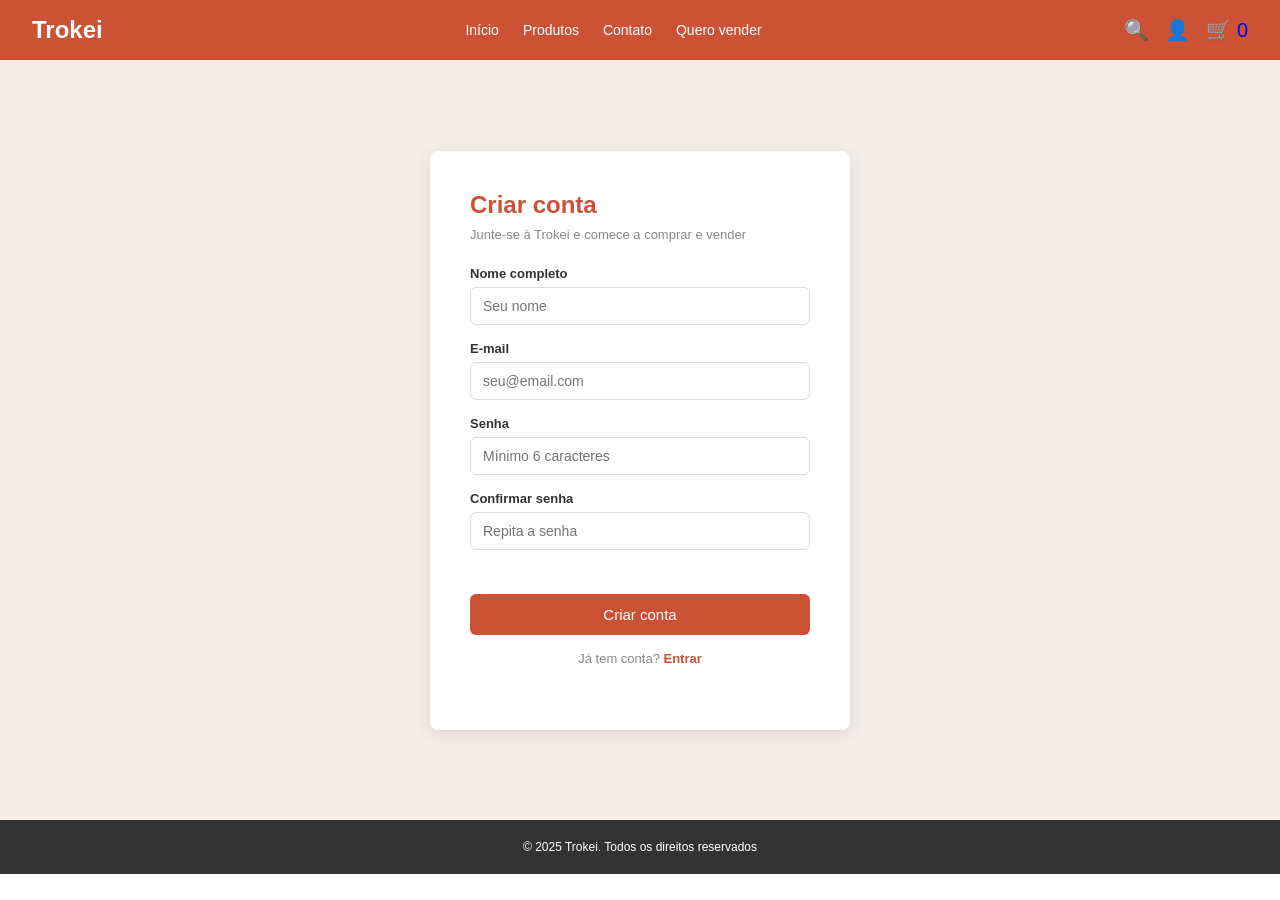
<file: cadastro.html>
<!DOCTYPE html>
<html lang="pt-br">
<head>
    <meta charset="UTF-8">
    <meta name="viewport" content="width=device-width, initial-scale=1.0">
    <link rel="stylesheet" href="style.css">
    <title>Trokei - Cadastro</title>
</head>
<body>

    <header>
        <nav>
            <div class="logo">
                <a href="index.html">Trokei</a>
            </div>
            <button class="menu-btn" onclick="toggleMenu()">☰</button>
            <ul>
                <li><a href="index.html">Início</a></li>
                <li><a href="#">Produtos</a></li>
                <li><a href="#">Contato</a></li>
                <li><a href="#">Quero vender</a></li>
            </ul>
            <div class="acoes">
                <a href="#">🔍</a>
                <a href="cadastro.html">👤</a>
                <a href="#" id="carrinho">🛒 <span id="contador-carrinho">0</span></a>
            </div>
        </nav>
    </header>

    <main>
        <section class="form-section">
            <div class="form-container">
                <h1>Criar conta</h1>
                <p>Junte-se à Trokei e comece a comprar e vender</p>

                <form id="form-cadastro">
                    <div class="campo">
                        <label for="nome">Nome completo</label>
                        <input type="text" id="nome" placeholder="Seu nome">
                    </div>
                    <div class="campo">
                        <label for="email">E-mail</label>
                        <input type="email" id="email" placeholder="seu@email.com">
                    </div>
                    <div class="campo">
                        <label for="senha">Senha</label>
                        <input type="password" id="senha" placeholder="Mínimo 6 caracteres">
                    </div>
                    <div class="campo">
                        <label for="confirmar">Confirmar senha</label>
                        <input type="password" id="confirmar" placeholder="Repita a senha">
                    </div>

                    <span id="mensagem-erro" class="erro"></span>

                    <button type="submit" class="btn">Criar conta</button>
                </form>

                <p class="login-link">Já tem conta? <a href="#">Entrar</a></p>
            </div>
        </section>
    </main>

    <footer>
        <p>© 2025 Trokei. Todos os direitos reservados</p>
    </footer>

    <script src="script.js"></script>
</body>
</html>
</file>
<file: style.css>
* {
    margin: 0;
    padding: 0;
    box-sizing: border-box;
}

body {
    font-family: 'Segoe UI', sans-serif;
    color: #333;
}

/* HEADER */
header {
    background-color: #CB5235;
    padding: 16px 32px;
}

nav {
    display: flex;
    align-items: center;
    justify-content: space-between;
}

.logo a {
    color: #fff;
    text-decoration: none;
    font-size: 24px;
    font-weight: bold;
}

nav ul {
    list-style: none;
    display: flex;
    gap: 24px;
}

nav ul a {
    color: #fff;
    text-decoration: none;
    font-size: 14px;
}

nav ul a:hover {
    text-decoration: underline;
}

.acoes {
    display: flex;
    gap: 16px;
    font-size: 20px;
}

.acoes a {
    text-decoration: none;
}

.menu-btn {
    display: none;
}

/* HERO */
.hero {
    background-color: #f5ede8;
    text-align: center;
    padding: 80px 32px;
}

.hero h1 {
    font-size: 36px;
    color: #CB5235;
    margin-bottom: 16px;
}

.hero p {
    font-size: 16px;
    color: #666;
    margin-bottom: 32px;
}

.btn {
    background-color: #CB5235;
    color: #fff;
    padding: 12px 28px;
    border-radius: 6px;
    text-decoration: none;
    font-size: 14px;
}

.btn:hover {
    background-color: #a8402a;
}

/* PRODUTOS */
.produtos {
    padding: 60px 32px;
    text-align: center;
}

.produtos h2 {
    font-size: 28px;
    color: #CB5235;
    margin-bottom: 40px;
}

.grid-produtos {
    display: flex;
    gap: 24px;
    justify-content: center;
    flex-wrap: wrap;
}

.card {
    background-color: #fff;
    border: 1px solid #e0e0e0;
    border-radius: 8px;
    width: 260px;
    overflow: hidden;
    box-shadow: 0 2px 8px rgba(0,0,0,0.08);
    opacity: 0;
    transform: translateY(30px);
    transition: opacity 0.5s ease, transform 0.5s ease;
}

.card.visivel {
    opacity: 1;
    transform: translateY(0);
}

.card-img {
    width: 100%;
    height: 200px;
    object-fit: cover;
}

.card-info {
    padding: 16px;
    text-align: left;
    display: flex;
    flex-direction: column;
    gap: 8px;
}

.card-info h3 {
    font-size: 16px;
}

.card-info p {
    font-size: 13px;
    color: #888;
}

.preco {
    font-size: 18px;
    font-weight: bold;
    color: #CB5235;
}

.card .btn {
    text-align: center;
    margin-top: 8px;
}

/* CADASTRO */
.form-section {
    min-height: calc(100vh - 140px);
    display: flex;
    align-items: center;
    justify-content: center;
    background-color: #f5ede8;
    padding: 40px 16px;
}

.form-container {
    background-color: #fff;
    padding: 40px;
    border-radius: 8px;
    width: 100%;
    max-width: 420px;
    box-shadow: 0 4px 16px rgba(0,0,0,0.1);
}

.form-container h1 {
    font-size: 24px;
    color: #CB5235;
    margin-bottom: 8px;
}

.form-container p {
    font-size: 13px;
    color: #888;
    margin-bottom: 24px;
}

.campo {
    display: flex;
    flex-direction: column;
    gap: 6px;
    margin-bottom: 16px;
}

.campo label {
    font-size: 13px;
    font-weight: bold;
    color: #333;
}

.campo input {
    padding: 10px 12px;
    border: 1px solid #ddd;
    border-radius: 6px;
    font-size: 14px;
    outline: none;
}

.campo input:focus {
    border-color: #CB5235;
}

.erro {
    display: block;
    color: red;
    font-size: 12px;
    margin-bottom: 12px;
    min-height: 16px;
}

.form-container .btn {
    width: 100%;
    padding: 12px;
    font-size: 15px;
    text-align: center;
    border: none;
    cursor: pointer;
}

.login-link {
    text-align: center;
    margin-top: 16px;
    font-size: 13px;
    color: #888;
}

.login-link a {
    color: #CB5235;
    text-decoration: none;
    font-weight: bold;
}

/* FOOTER */
footer {
    background-color: #333;
    color: #fff;
    text-align: center;
    padding: 20px;
    font-size: 12px;
}

/* MOBILE */
@media (max-width: 768px) {
    nav {
        flex-wrap: wrap;
        gap: 12px;
    }

    .menu-btn {
        display: block;
        background: none;
        border: none;
        color: #fff;
        font-size: 24px;
        cursor: pointer;
    }

    nav ul {
        display: none;
        order: 3;
        width: 100%;
        flex-direction: column;
        align-items: center;
        gap: 12px;
        margin: 0;
        padding: 12px 0;
    }

    nav ul.aberto {
        display: flex;
    }

    .acoes {
        gap: 12px;
    }

    .hero {
        padding: 40px 16px;
    }

    .hero h1 {
        font-size: 24px;
    }

    .grid-produtos {
        flex-direction: column;
        align-items: center;
    }

    .card {
        width: 100%;
        max-width: 340px;
    }
}
</file>
